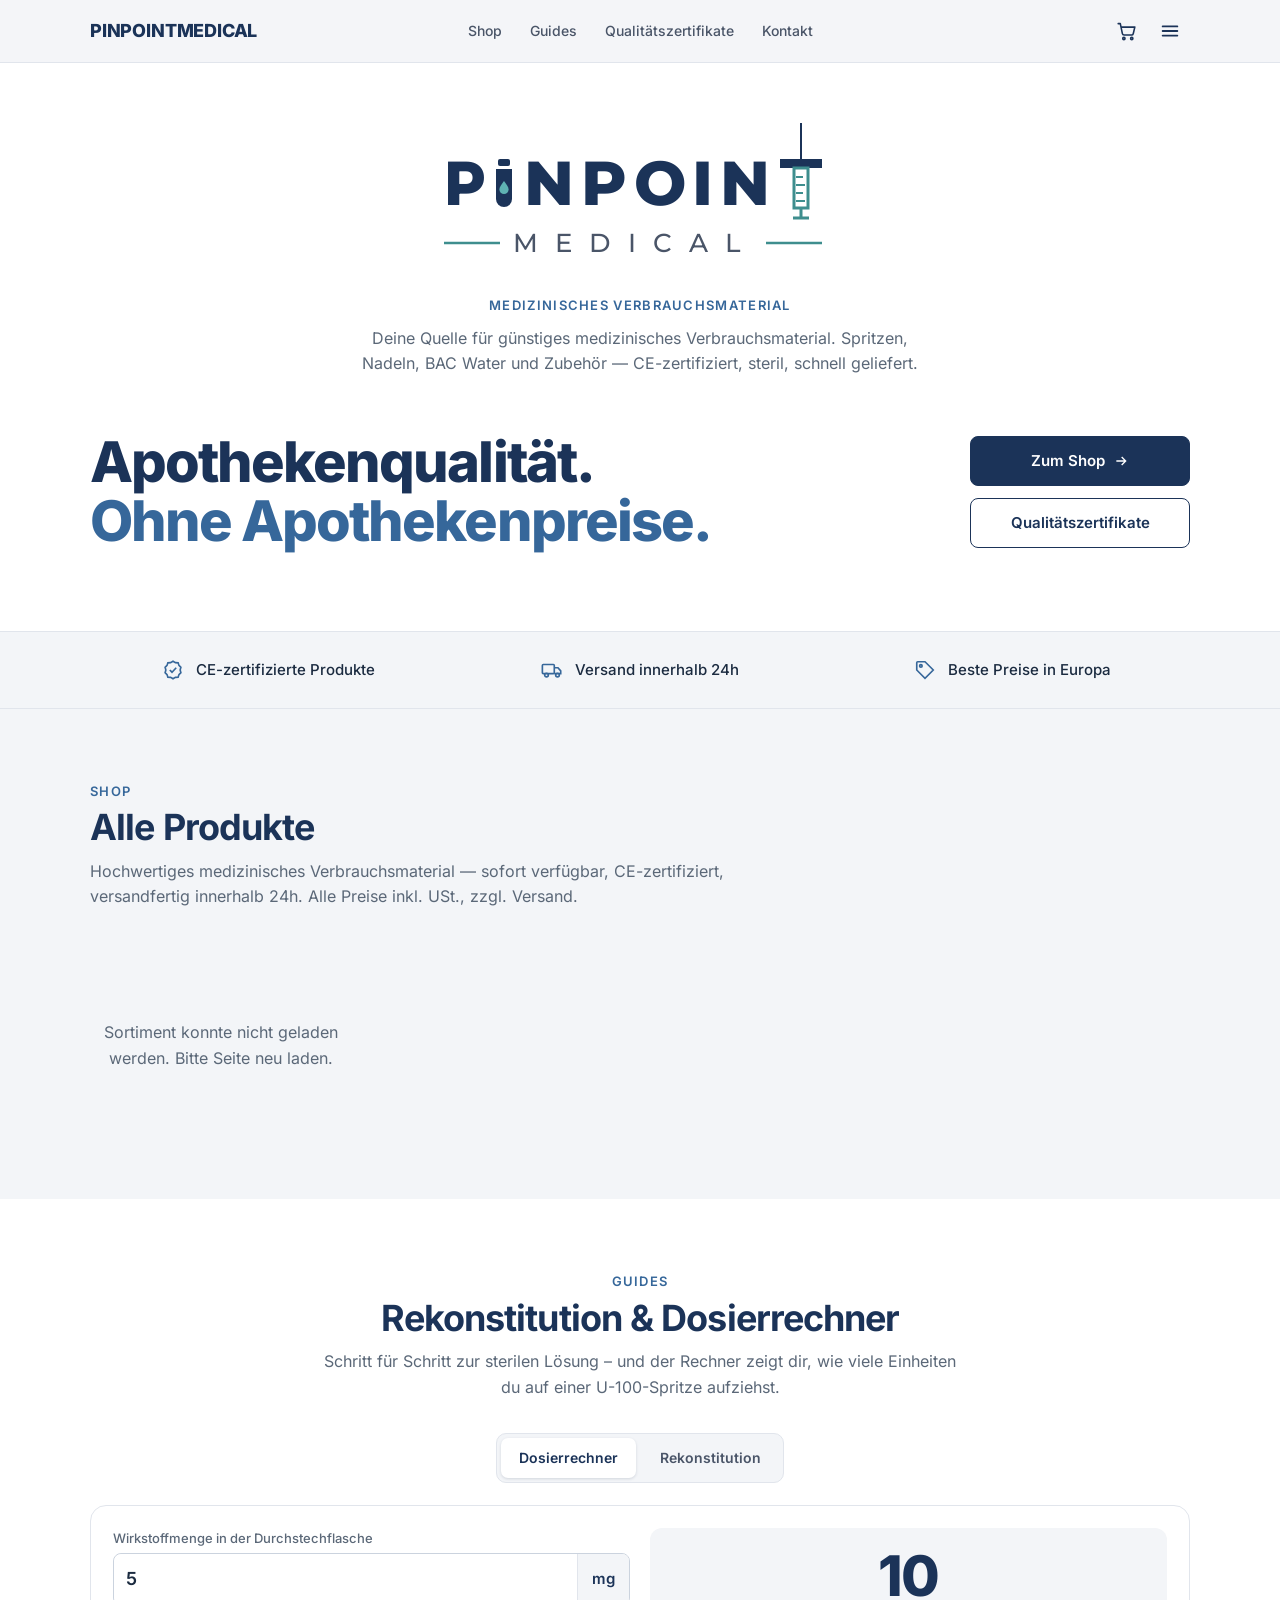
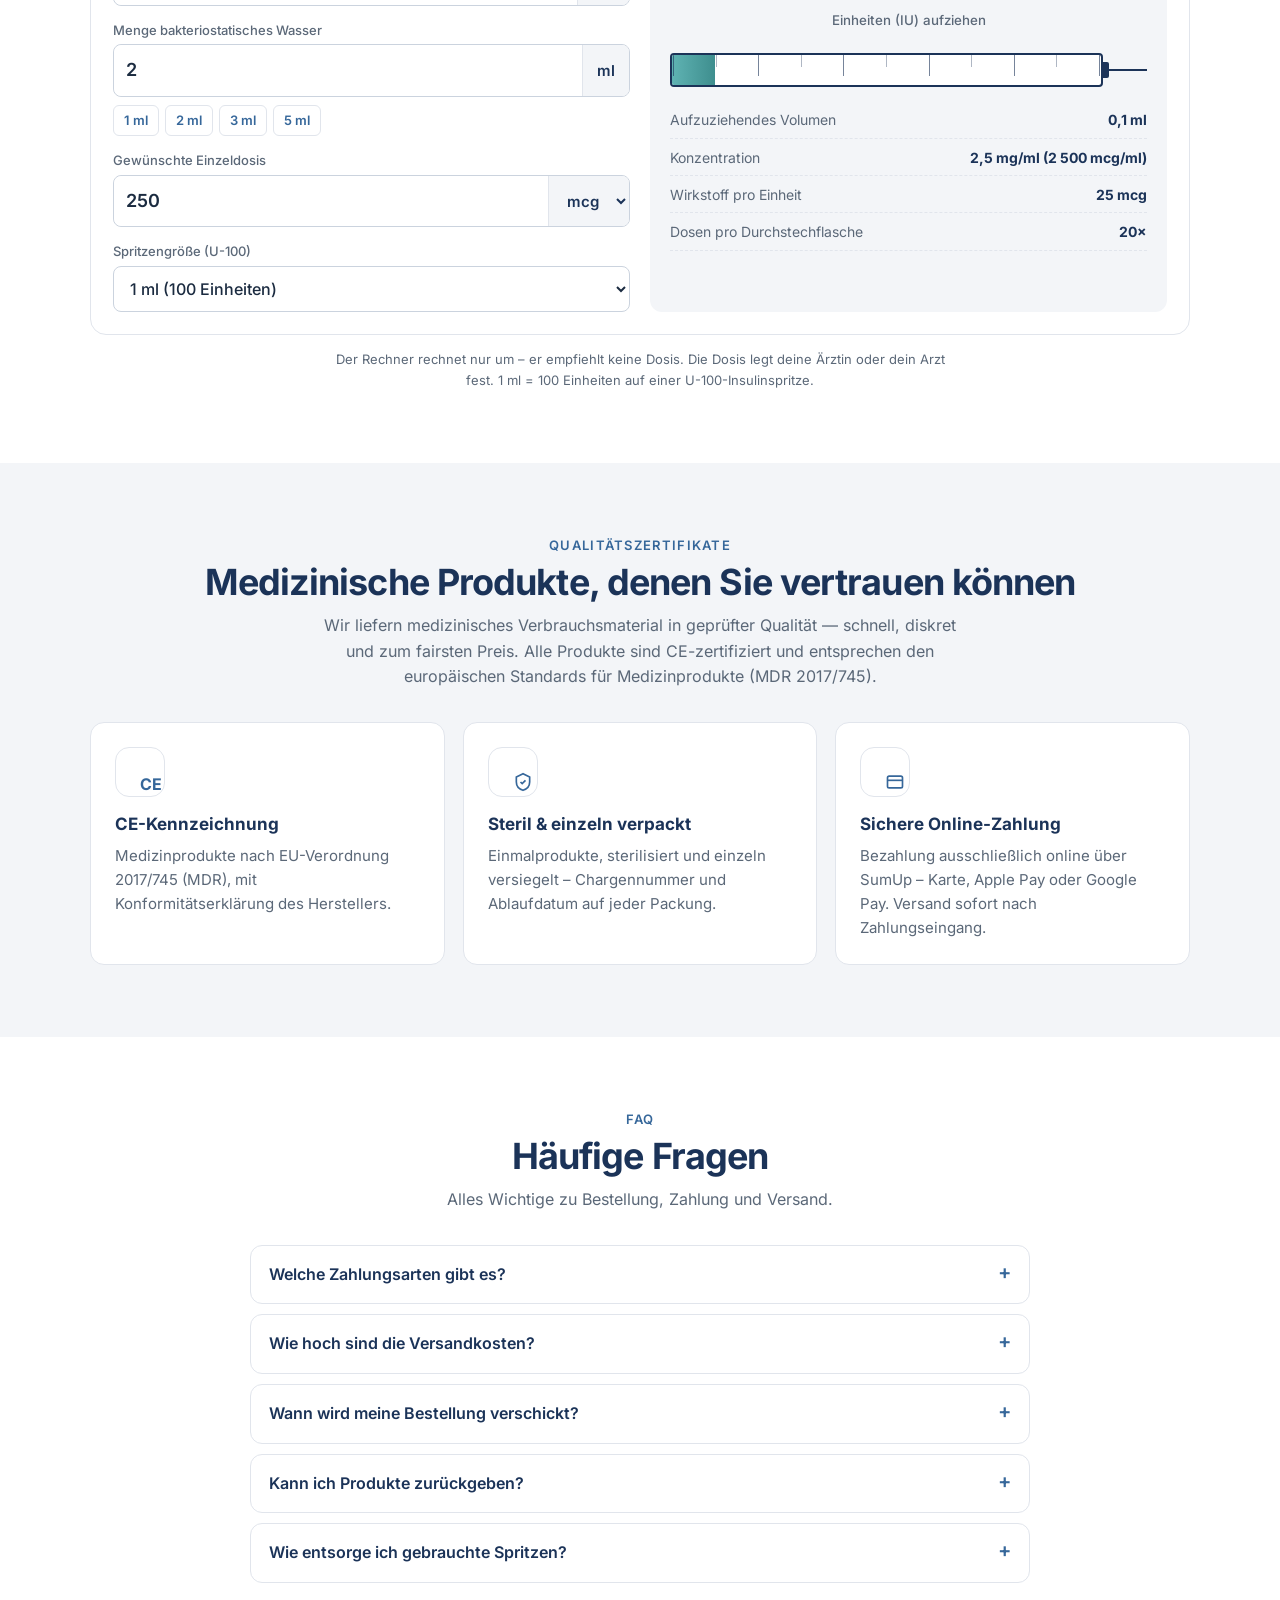
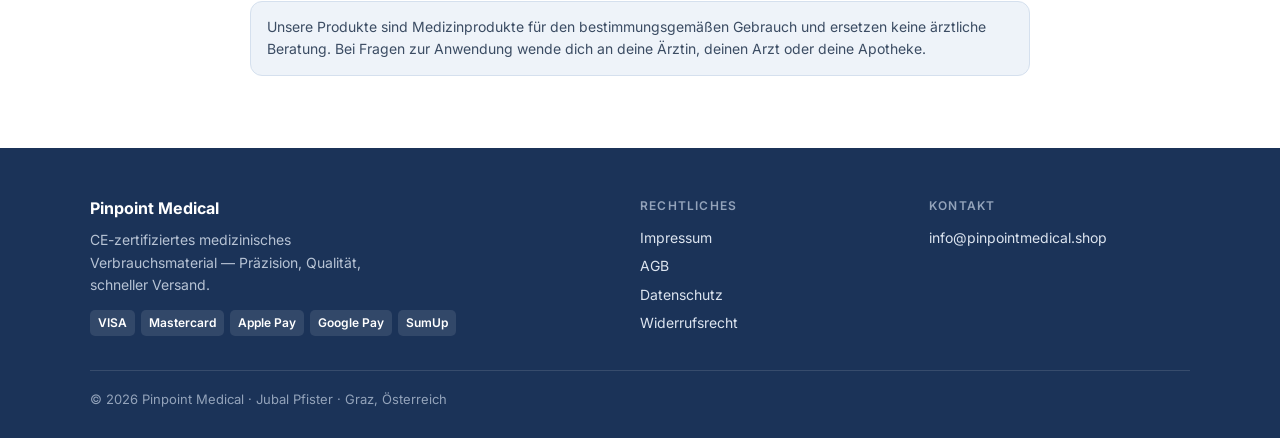
<file: index.html>
<!doctype html>
<html lang="de">
<head>
<meta charset="utf-8">
<script>/* Alten Service Worker (frühere Lovable-Seite) entfernen, damit immer die aktuelle Version lädt */
if ("serviceWorker" in navigator) navigator.serviceWorker.getRegistrations().then(rs => {
  if (!rs.length) return;
  Promise.all(rs.map(r => r.unregister()).concat(window.caches ? [caches.keys().then(k => Promise.all(k.map(n => caches.delete(n))))] : []))
    .then(() => { try{ if (!sessionStorage.getItem("pm_sw_clean")){ sessionStorage.setItem("pm_sw_clean","1"); location.reload(); } }catch{} });
}).catch(() => {});
</script>
<meta name="viewport" content="width=device-width, initial-scale=1">
<title>Pinpoint Medical — CE-zertifiziertes medizinisches Verbrauchsmaterial</title>
<meta name="description" content="Spritzen, Nadeln, BAC Water und Alkoholtupfer – CE-zertifiziert, steril, schnell geliefert. Apothekenqualität ohne Apothekenpreise.">
<meta name="theme-color" content="#1B3358">
<link rel="canonical" href="https://pinpointmedical.shop/">
<meta property="og:type" content="website">
<meta property="og:site_name" content="Pinpoint Medical">
<meta property="og:locale" content="de_AT">
<meta property="og:url" content="https://pinpointmedical.shop/">
<meta property="og:title" content="Pinpoint Medical – Apothekenqualität ohne Apothekenpreise">
<meta property="og:description" content="Spritzen, Nadeln, BAC Water und Alkoholtupfer – CE-zertifiziert, steril, schnell geliefert.">
<meta property="og:image" content="https://pinpointmedical.shop/og.png">
<meta property="og:image:width" content="1200"><meta property="og:image:height" content="630">
<meta name="twitter:card" content="summary_large_image">
<link rel="apple-touch-icon" href="/apple-touch-icon.png">
<link rel="icon" href="data:image/svg+xml,%3Csvg xmlns='http://www.w3.org/2000/svg' viewBox='0 0 32 32'%3E%3Crect width='32' height='32' rx='7' fill='%231B3358'/%3E%3Crect x='13' y='5' width='6' height='4' rx='1' fill='%23fff'/%3E%3Cpath d='M12 11h8v13a4 4 0 0 1-8 0z' fill='%23fff'/%3E%3Cpath d='M16 15c-1.6 2.2-2.4 3.4-2.4 4.4a2.4 2.4 0 0 0 4.8 0c0-1-.8-2.2-2.4-4.4z' fill='%233E8E8E'/%3E%3C/svg%3E">
<link rel="preload" href="/fonts/inter-latin-wght-normal.woff2" as="font" type="font/woff2" crossorigin>
<link rel="stylesheet" href="/fonts/fonts.css">
<style>
:root{--navy:#1B3358;--navy2:#142846;--blue:#36679A;--teal:#3E8E8E;--ink:#1B2B40;--muted:#5B6878;--line:#E1E5EC;--bg:#F3F5F8;--card:#fff;--ok:#1C7C4A;--err:#B3261E;--r:14px}
*{box-sizing:border-box}html{scroll-behavior:smooth}
body{margin:0;font-family:Inter,system-ui,sans-serif;color:var(--ink);background:#fff;font-size:16px;line-height:1.6;-webkit-font-smoothing:antialiased}
a{color:var(--blue)}button{font:inherit;cursor:pointer}
.wrap{max-width:1140px;margin:0 auto;padding:0 20px}
.eyebrow{font-size:13px;font-weight:600;letter-spacing:.1em;text-transform:uppercase;color:var(--blue)}
/* Kopfzeile */
header{position:sticky;top:0;z-index:20;background:rgba(243,245,248,.92);backdrop-filter:blur(10px);border-bottom:1px solid var(--line)}
header .wrap{display:grid;grid-template-columns:1fr auto 1fr;align-items:center;height:62px}
.brand{font-weight:800;font-size:18px;letter-spacing:-.01em;color:var(--navy);text-decoration:none}
nav{display:flex;gap:28px}nav a{color:#4A5568;text-decoration:none;font-size:14px;font-weight:500}nav a:hover{color:var(--navy)}
.hr{display:flex;justify-content:flex-end}
.cartbtn{position:relative;border:0;background:none;color:var(--navy);width:40px;height:40px;border-radius:10px;display:grid;place-items:center}
.cartbtn:hover{background:#E6EAF0}
.cartbtn .n{position:absolute;top:2px;right:0;background:var(--blue);color:#fff;border-radius:999px;min-width:18px;height:18px;font-size:11px;font-weight:700;display:grid;place-items:center;padding:0 5px}
.cartbtn .n:empty,.cartbtn .n[data-z]{display:none}
@media(max-width:720px){nav{display:none}header .wrap{grid-template-columns:1fr auto}}
.hr{gap:4px;align-items:center}
.menubtn{border:0;background:none;color:var(--navy);width:40px;height:40px;border-radius:10px;display:grid;place-items:center}.menubtn:hover{background:#E6EAF0}
.mscrim{position:fixed;inset:0;background:rgba(20,40,70,.35);opacity:0;pointer-events:none;transition:opacity .2s;z-index:30}.mscrim.on{opacity:1;pointer-events:auto}
.menu{position:fixed;top:0;right:0;width:min(320px,86%);height:100%;background:#fff;z-index:35;transform:translateX(100%);transition:transform .25s ease;display:flex;flex-direction:column;padding:16px 16px calc(20px + env(safe-area-inset-bottom))}
.menu.on{transform:none}
.menu .mh{display:flex;justify-content:space-between;align-items:center;margin-bottom:10px}.menu .mh b{color:var(--navy);font-weight:800}
.menu a{display:flex;align-items:center;gap:12px;padding:13px 10px;border-radius:10px;color:var(--ink);text-decoration:none;font-weight:600;font-size:16px}
.menu a:hover{background:var(--bg)}.menu a svg{color:var(--blue);flex:none}
.menu .hl{background:#EEF3F9;color:var(--navy)}
.menu hr{border:0;border-top:1px solid var(--line);margin:8px 0}
.menu .login{margin-top:auto;background:var(--navy);color:#fff;justify-content:center}.menu .login svg{color:#fff}.menu .login:hover{background:var(--navy2)}
/* Hero */
.hero{text-align:center;padding:56px 0 20px}
.logo{width:min(420px,86%);height:auto;display:block;margin:0 auto 26px}
.hero p.intro{max-width:560px;margin:10px auto 0;color:var(--muted);font-size:16px}
.claim{display:flex;align-items:center;justify-content:space-between;gap:40px;padding:56px 0 60px;text-align:left}
.claim h1{font-size:clamp(36px,6vw,56px);line-height:1.05;letter-spacing:-.035em;margin:0;color:var(--navy);font-weight:800}
.claim h1 span{color:var(--blue);display:block}
.btns{display:grid;gap:12px;min-width:220px}
.btn{display:inline-flex;align-items:center;justify-content:center;gap:8px;background:var(--navy);color:#fff;border:1.5px solid var(--navy);border-radius:8px;padding:12px 22px;font-weight:600;font-size:15px;text-decoration:none;transition:background .15s}
.btn:hover{background:var(--navy2)}.btn.ghost{background:#fff;color:var(--navy)}.btn.ghost:hover{background:var(--bg)}
.btn:disabled{opacity:.5;cursor:not-allowed}
@media(max-width:760px){.claim{flex-direction:column;align-items:flex-start;gap:26px}.btns{width:100%}}
/* Leiste */
.strip{background:var(--bg);border-top:1px solid var(--line);border-bottom:1px solid var(--line)}
.strip .wrap{display:grid;grid-template-columns:repeat(3,1fr);gap:16px;padding-top:26px;padding-bottom:26px}
.strip div{display:flex;align-items:center;justify-content:center;gap:12px;font-weight:500;font-size:15px}
.strip svg{color:var(--blue);flex:none}
@media(max-width:720px){.strip .wrap{grid-template-columns:1fr}.strip div{justify-content:flex-start}}
section{padding:72px 0}
section.alt{background:var(--bg)}
h2{font-size:clamp(26px,3.6vw,36px);letter-spacing:-.025em;margin:6px 0 10px;color:var(--navy);line-height:1.15}
.center{text-align:center}.center .sub{margin-left:auto;margin-right:auto}
.sub{color:var(--muted);margin:0 0 32px;max-width:640px}
/* Kategorien */
.tabs{display:flex;gap:8px;flex-wrap:wrap;margin-bottom:22px}
.tabs button{border:1px solid var(--line);background:#fff;border-radius:8px;padding:8px 16px;font-weight:500;font-size:14px;color:#4A5568}
.tabs button.on{background:var(--navy);border-color:var(--navy);color:#fff}
/* Produkte */
.grid{display:grid;grid-template-columns:repeat(auto-fill,minmax(250px,1fr));gap:18px}
.p{background:var(--card);border:1px solid var(--line);border-radius:var(--r);display:flex;flex-direction:column;overflow:hidden;transition:box-shadow .2s,transform .2s}
.p:hover{box-shadow:0 16px 36px -24px rgba(27,51,88,.45);transform:translateY(-2px)}
.p .img{height:160px;background:linear-gradient(160deg,#F7F9FB,#E9EEF4);display:grid;place-items:center;color:var(--navy);position:relative}
.p .img svg .acc{color:var(--teal)}
.p .tag{position:absolute;top:12px;left:12px;background:#fff;border:1px solid var(--line);font-size:11px;font-weight:600;letter-spacing:.06em;text-transform:uppercase;color:var(--blue);padding:3px 9px;border-radius:6px}
.p .ce{position:absolute;top:12px;right:12px;font-family:Montserrat,sans-serif;font-weight:800;font-size:13px;color:var(--navy);border:1.5px solid var(--navy);border-radius:5px;padding:0 5px;opacity:.75}
.p .body{padding:16px 18px 18px;display:flex;flex-direction:column;gap:4px;flex:1}
.p h3{margin:0;font-size:17px;letter-spacing:-.01em;color:var(--navy)}
.p .var{color:var(--blue);font-weight:600;font-size:14px}
.p .desc{color:var(--muted);font-size:14px;margin:4px 0 0;flex:1}
.p .row{display:flex;align-items:center;justify-content:space-between;margin-top:12px;gap:8px}
.p .price{font-weight:800;font-size:21px;color:var(--navy)}.p .price small{display:block;font-size:11px;font-weight:500;color:var(--muted)}
.add{background:var(--navy);color:#fff;border:0;border-radius:8px;padding:10px 14px;font-weight:600;font-size:14px}
.add:hover{background:var(--navy2)}.add:disabled{background:#AEB8C5}
.qty{display:flex;align-items:center;border:1px solid var(--line);border-radius:8px;overflow:hidden}
.qty button{border:0;background:#fff;width:34px;height:36px;font-size:18px;color:var(--navy)}
.qty span{min-width:28px;text-align:center;font-weight:700}
.stock{font-size:12px;font-weight:600;color:var(--ok);margin-top:6px}.stock.low{color:#B26A00}.stock.out{color:var(--err)}
/* Qualität */
.q{display:grid;grid-template-columns:repeat(3,1fr);gap:18px}
.q div{background:#fff;border:1px solid var(--line);border-radius:var(--r);padding:24px}
.q h3{margin:14px 0 6px;font-size:17px;color:var(--navy)}.q p{margin:0;color:var(--muted);font-size:15px}
.ic{width:44px;height:44px;border-radius:10px;background:#E8EEF5;color:var(--blue);display:grid;place-items:center;font-weight:700}
@media(max-width:860px){.q{grid-template-columns:1fr}}
details{background:#fff;border:1px solid var(--line);border-radius:12px;padding:16px 18px;margin-bottom:10px}
summary{font-weight:600;cursor:pointer;list-style:none;display:flex;justify-content:space-between;gap:12px;color:var(--navy)}
summary::after{content:"+";color:var(--blue);font-size:20px;line-height:1}details[open] summary::after{content:"–"}
details p{color:var(--muted);margin:10px 0 0}
.notice{background:#EEF3F9;border:1px solid #D5E0EE;color:#3B4C63;border-radius:12px;padding:14px 16px;font-size:14px;margin-top:18px}
/* Guides */
.gtabs{display:flex;justify-content:center;gap:6px;margin:0 auto 22px;background:var(--bg);border:1px solid var(--line);border-radius:10px;padding:4px;width:max-content;max-width:100%}
.gtabs button{border:0;background:none;border-radius:7px;padding:9px 18px;font-weight:600;font-size:14px;color:#4A5568}
.gtabs button.on{background:#fff;color:var(--navy);box-shadow:0 1px 3px rgba(20,40,70,.15)}
.calc{display:grid;grid-template-columns:1fr 1fr;gap:20px;background:#fff;border:1px solid var(--line);border-radius:16px;padding:22px}
.cin{display:grid;gap:14px;align-content:start}
.unit{display:flex;border:1px solid #CBD3DE;border-radius:8px;overflow:hidden;background:#fff}
.unit:focus-within{border-color:var(--blue);box-shadow:0 0 0 3px #E1EAF4}
.unit input{border:0;box-shadow:none!important;flex:1;min-width:0;font-weight:600;font-size:18px}
.unit span,.unit select{border:0;border-left:1px solid var(--line);background:var(--bg);padding:0 14px;display:grid;place-items:center;font-weight:600;color:var(--navy);width:auto;font-size:15px;border-radius:0}
.chips{display:flex;gap:6px;flex-wrap:wrap;margin-top:-6px}.chips button{border:1px solid var(--line);background:#fff;border-radius:6px;padding:4px 10px;font-size:13px;color:var(--blue);font-weight:600}
.cout{background:var(--bg);border-radius:12px;padding:20px;display:flex;flex-direction:column;gap:16px}
.big{display:flex;flex-direction:column;align-items:center;text-align:center}.big span{font-size:56px;font-weight:800;color:var(--navy);line-height:1;letter-spacing:-.03em}.big small{color:var(--muted);font-weight:500;margin-top:6px}
.syr{display:flex;align-items:center;height:46px}
.barrel{position:relative;flex:1;height:34px;border:2px solid var(--navy);border-radius:4px;background:#fff;overflow:hidden}
.fill{position:absolute;left:0;top:0;bottom:0;width:0;background:linear-gradient(90deg,#5FB3B3,#3E8E8E);transition:width .35s ease}
.ticks{position:absolute;inset:0;display:flex;justify-content:space-between;padding:0 1px}.ticks i{width:1px;background:rgba(27,51,88,.35);height:40%}.ticks i.l{height:70%;background:rgba(27,51,88,.6)}
.needle{width:44px;height:2px;background:var(--navy);position:relative}.needle::before{content:"";position:absolute;left:-2px;top:-7px;width:8px;height:16px;background:var(--navy);border-radius:2px}
.kv{display:grid;gap:8px}.kv div{display:flex;justify-content:space-between;gap:10px;font-size:14px;border-bottom:1px dashed var(--line);padding-bottom:6px}.kv span{color:var(--muted)}.kv b{color:var(--navy);text-align:right}
.warn{margin:0;font-size:13px;font-weight:600;color:#B26A00;min-height:1em}
.fine{font-size:13px;color:var(--muted);text-align:center;margin:14px auto 0;max-width:640px}
.steps{list-style:none;counter-reset:s;margin:0 auto;padding:0;display:grid;gap:12px;max-width:820px}
.steps li{counter-increment:s;display:grid;grid-template-columns:44px 1fr;column-gap:16px;background:#fff;border:1px solid var(--line);border-radius:12px;padding:16px 18px}
.steps li::before{content:counter(s);grid-row:span 2;width:36px;height:36px;border-radius:50%;background:var(--navy);color:#fff;font-weight:700;display:grid;place-items:center}
.steps b{color:var(--navy)}.steps span{color:var(--muted);font-size:15px}
#g-rekon .notice{max-width:820px;margin:16px auto 0}
@media(max-width:760px){.calc{grid-template-columns:1fr;padding:16px}}
/* Footer */
footer{background:var(--navy);color:#B7C3D4;padding:48px 0 28px;font-size:14px}
footer .cols{display:grid;grid-template-columns:2fr 1fr 1fr;gap:28px}
footer b{color:#fff;font-size:16px}
footer h4{margin:0 0 12px;font-size:12px;font-weight:600;letter-spacing:.1em;text-transform:uppercase;color:#93A3BA}
footer a{color:#DCE4EF;text-decoration:none;display:block;margin-bottom:6px}footer a:hover{color:#fff}
.pay{display:flex;gap:6px;flex-wrap:wrap;margin-top:14px}.pay span{background:rgba(255,255,255,.1);border-radius:5px;padding:3px 8px;font-size:12px;font-weight:600;color:#fff}
.copy{border-top:1px solid rgba(255,255,255,.12);margin-top:30px;padding-top:18px;color:#93A3BA;font-size:13px}
@media(max-width:720px){footer .cols{grid-template-columns:1fr}}
/* Warenkorb */
.scrim{position:fixed;inset:0;background:rgba(20,40,70,.4);opacity:0;pointer-events:none;transition:opacity .2s;z-index:40}
.scrim.on{opacity:1;pointer-events:auto}
.drawer{position:fixed;top:0;right:0;height:100%;width:min(440px,100%);background:#fff;z-index:50;transform:translateX(100%);transition:transform .25s ease;display:flex;flex-direction:column}
.drawer.on{transform:none}
.d-head{display:flex;justify-content:space-between;align-items:center;padding:18px 20px;border-bottom:1px solid var(--line)}
.d-head h2{font-size:20px;margin:0}
.x{border:0;background:var(--bg);width:36px;height:36px;border-radius:8px;font-size:18px;color:var(--navy)}
.d-body{flex:1;overflow:auto;padding:16px 20px 24px}
.li{display:flex;gap:12px;align-items:center;padding:12px 0;border-bottom:1px solid var(--line)}
.li .t{flex:1;font-size:14px}.li .t b{display:block;font-size:15px;color:var(--navy)}.li .t span{color:var(--muted)}
.li .sum{font-weight:700;min-width:64px;text-align:right}
.tot{margin:14px 0;font-size:15px}.tot div{display:flex;justify-content:space-between;padding:3px 0}
.tot .g{font-weight:800;font-size:18px;border-top:1px solid var(--line);margin-top:6px;padding-top:10px;color:var(--navy)}
.hint{font-size:13px;color:var(--blue);background:#EEF3F9;border-radius:8px;padding:8px 12px}
form{display:grid;gap:10px;margin-top:6px}
form h3{margin:14px 0 2px;font-size:16px;color:var(--navy)}
.two{display:grid;grid-template-columns:1fr 2fr;gap:10px}
label{font-size:13px;font-weight:500;color:var(--muted);display:grid;gap:4px}
input,select,textarea{font:inherit;font-size:16px;border:1px solid #CBD3DE;border-radius:8px;padding:11px 12px;color:var(--ink);background:#fff;width:100%}
input:focus,select:focus,textarea:focus{outline:none;border-color:var(--blue);box-shadow:0 0 0 3px #E1EAF4}
.chk{display:flex;gap:10px;align-items:flex-start;font-weight:400;color:var(--ink);font-size:14px}.chk input{width:18px;height:18px;margin-top:2px;flex:none}
.err{color:var(--err);font-size:14px;font-weight:600;min-height:1em}
.empty{text-align:center;color:var(--muted);padding:40px 0}
.done{text-align:center;padding:24px 0}.done .ok{width:64px;height:64px;border-radius:50%;background:#E3F4EA;color:var(--ok);display:grid;place-items:center;margin:0 auto 14px;font-size:30px}
.secure{display:flex;gap:8px;align-items:center;justify-content:center;font-size:13px;color:var(--muted)}
dialog{border:0;border-radius:14px;padding:24px;max-width:680px;width:calc(100% - 32px);max-height:85vh;color:var(--ink)}
dialog::backdrop{background:rgba(20,40,70,.5)}dialog h2{font-size:22px}dialog h3{font-size:16px;margin:16px 0 4px;color:var(--navy)}dialog p{color:var(--muted);margin:0 0 8px}
.toast{position:fixed;left:50%;bottom:22px;transform:translate(-50%,30px);opacity:0;background:var(--navy);color:#fff;padding:12px 18px;border-radius:10px;font-weight:600;font-size:14px;transition:.25s;z-index:60}
.toast.on{opacity:1;transform:translate(-50%,0)}
</style>
</head>
<body>
<header><div class="wrap">
  <a class="brand" href="#">PINPOINTMEDICAL</a>
  <nav><a href="#shop">Shop</a><a href="#guides">Guides</a><a href="#qualitaet">Qualitätszertifikate</a><a href="#kontakt">Kontakt</a></nav>
  <div class="hr"><button class="cartbtn" id="openCart" aria-label="Warenkorb öffnen"><svg width="21" height="21" viewBox="0 0 24 24" fill="none" stroke="currentColor" stroke-width="1.8" stroke-linecap="round" stroke-linejoin="round"><circle cx="9" cy="20" r="1.3"/><circle cx="18" cy="20" r="1.3"/><path d="M2.5 3h2.4l2.4 11.4a2 2 0 0 0 2 1.6h8.4a2 2 0 0 0 2-1.5L21.5 7H6"/></svg><span class="n" id="count"></span></button><button class="menubtn" id="openMenu" aria-label="Menü öffnen"><svg width="22" height="22" viewBox="0 0 24 24" fill="none" stroke="currentColor" stroke-width="2" stroke-linecap="round"><path d="M4 7h16M4 12h16M4 17h16"/></svg></button></div>
</div></header>

<main>
<div class="hero"><div class="wrap">
  <!-- Logo -->
  <svg class="logo" viewBox="0 0 420 150" role="img" aria-label="Pinpoint Medical">
    <g fill="#1B3358" font-family="Montserrat, Inter, sans-serif" font-weight="800" font-size="62">
      <text x="14" y="86" textLength="42" lengthAdjust="spacingAndGlyphs">P</text>
      <text x="94" y="86" textLength="246" lengthAdjust="spacing">NPOIN</text>
    </g>
    <!-- I als Ampulle -->
    <g transform="translate(64 40)">
      <rect x="4" y="0" width="12" height="7" rx="2" fill="#1B3358"/>
      <path d="M2 10h16v30a8 8 0 0 1-16 0z" fill="#1B3358"/>
      <path d="M10 22c-3 4-4.6 6.3-4.6 8.4a4.6 4.6 0 0 0 9.2 0c0-2.1-1.6-4.4-4.6-8.4z" fill="#5FB3B3"/>
    </g>
    <!-- T als Spritze -->
    <g transform="translate(350 0)">
      <path d="M21 4v36" stroke="#1B3358" stroke-width="2"/>
      <rect x="0" y="40" width="42" height="9" fill="#1B3358"/>
      <rect x="14" y="49" width="14" height="40" fill="#fff" stroke="#3E8E8E" stroke-width="3"/>
      <path d="M16 58h7M16 66h9M16 74h7M16 82h9" stroke="#3E8E8E" stroke-width="2"/>
      <path d="M21 89v10M13 99h16" stroke="#3E8E8E" stroke-width="3"/>
    </g>
    <path d="M14 124h56M336 124h56" stroke="#3E8E8E" stroke-width="2.5"/>
    <text x="203" y="133" text-anchor="middle" fill="#4A5568" font-family="Montserrat, Inter, sans-serif" font-weight="500" font-size="26" letter-spacing="13" textLength="240" lengthAdjust="spacing">MEDICAL</text>
  </svg>
  <div class="eyebrow">Medizinisches Verbrauchsmaterial</div>
  <p class="intro">Deine Quelle für günstiges medizinisches Verbrauchsmaterial. Spritzen, Nadeln, BAC Water und Zubehör — CE-zertifiziert, steril, schnell geliefert.</p>
  <div class="claim">
    <h1>Apothekenqualität.<span>Ohne Apothekenpreise.</span></h1>
    <div class="btns"><a class="btn" href="#shop">Zum Shop <svg width="16" height="16" viewBox="0 0 24 24" fill="none" stroke="currentColor" stroke-width="2"><path d="M5 12h14M13 6l6 6-6 6"/></svg></a><a class="btn ghost" href="#qualitaet">Qualitätszertifikate</a></div>
  </div>
</div></div>

<div class="strip"><div class="wrap">
  <div><svg width="22" height="22" viewBox="0 0 24 24" fill="none" stroke="currentColor" stroke-width="1.8"><path d="M12 2.5 14.6 4l3 .2.9 2.8 2.1 2.1-.8 2.9.8 2.9-2.1 2.1-.9 2.8-3 .2L12 21.5 9.4 20l-3-.2-.9-2.8-2.1-2.1.8-2.9-.8-2.9 2.1-2.1.9-2.8 3-.2z"/><path d="m8.5 12 2.4 2.4 4.6-4.8"/></svg>CE-zertifizierte Produkte</div>
  <div><svg width="22" height="22" viewBox="0 0 24 24" fill="none" stroke="currentColor" stroke-width="1.8"><rect x="1.5" y="6" width="13" height="10" rx="1"/><path d="M14.5 9.5h4l3 3.5v3h-7"/><circle cx="6" cy="17.5" r="2"/><circle cx="18" cy="17.5" r="2"/></svg>Versand innerhalb 24h</div>
  <div><svg width="22" height="22" viewBox="0 0 24 24" fill="none" stroke="currentColor" stroke-width="1.8"><path d="M3 12V4a1 1 0 0 1 1-1h8l9 9-9 9z"/><circle cx="7.5" cy="7.5" r="1.4"/></svg>Beste Preise in Europa</div>
</div></div>

<section id="shop" class="alt"><div class="wrap">
  <div class="eyebrow">Shop</div>
  <h2>Alle Produkte</h2>
  <p class="sub">Hochwertiges medizinisches Verbrauchsmaterial — sofort verfügbar, CE-zertifiziert, versandfertig innerhalb 24h. Alle Preise inkl. USt., zzgl. Versand.</p>
  <div class="tabs" id="tabs"></div>
  <div class="grid" id="grid"><p class="empty">Sortiment wird geladen …</p></div>
</div></section>

<section id="guides"><div class="wrap">
  <div class="center"><div class="eyebrow">Guides</div><h2>Rekonstitution & Dosierrechner</h2>
  <p class="sub">Schritt für Schritt zur sterilen Lösung – und der Rechner zeigt dir, wie viele Einheiten du auf einer U-100-Spritze aufziehst.</p></div>
  <div class="gtabs" role="tablist"><button type="button" class="on" data-g="rechner">Dosierrechner</button><button type="button" data-g="rekon">Rekonstitution</button></div>

  <div class="gpanel" id="g-rechner">
    <div class="calc">
      <div class="cin">
        <label>Wirkstoffmenge in der Durchstechflasche
          <div class="unit"><input id="cMg" type="number" inputmode="decimal" min="0" step="0.1" value="5"><span>mg</span></div></label>
        <label>Menge bakteriostatisches Wasser
          <div class="unit"><input id="cMl" type="number" inputmode="decimal" min="0" step="0.1" value="2"><span>ml</span></div></label>
        <div class="chips" data-for="cMl"><button type="button" data-v="1">1 ml</button><button type="button" data-v="2">2 ml</button><button type="button" data-v="3">3 ml</button><button type="button" data-v="5">5 ml</button></div>
        <label>Gewünschte Einzeldosis
          <div class="unit"><input id="cDose" type="number" inputmode="decimal" min="0" step="any" value="250"><select id="cDoseU"><option value="mcg">mcg</option><option value="mg">mg</option></select></div></label>
        <label>Spritzengröße (U-100)
          <select id="cSyr"><option value="0.3">0,3 ml (30 Einheiten)</option><option value="0.5">0,5 ml (50 Einheiten)</option><option value="1" selected>1 ml (100 Einheiten)</option></select></label>
      </div>
      <div class="cout">
        <div class="big"><span id="oUnits">–</span><small>Einheiten (IU) aufziehen</small></div>
        <div class="syr" aria-hidden="true"><div class="barrel"><div class="fill" id="oFill"></div><div class="ticks" id="oTicks"></div></div><div class="needle"></div></div>
        <div class="kv"><div><span>Aufzuziehendes Volumen</span><b id="oMl">–</b></div>
          <div><span>Konzentration</span><b id="oConc">–</b></div>
          <div><span>Wirkstoff pro Einheit</span><b id="oPerU">–</b></div>
          <div><span>Dosen pro Durchstechflasche</span><b id="oDoses">–</b></div></div>
        <p class="warn" id="oWarn"></p>
      </div>
    </div>
    <p class="fine">Der Rechner rechnet nur um – er empfiehlt keine Dosis. Die Dosis legt deine Ärztin oder dein Arzt fest. 1 ml = 100 Einheiten auf einer U-100-Insulinspritze.</p>
  </div>

  <div class="gpanel" id="g-rekon" hidden>
    <ol class="steps">
      <li><b>Vorbereiten</b><span>Hände waschen, saubere Arbeitsfläche. Bereitlegen: Durchstechflasche mit Wirkstoff, bakteriostatisches Wasser, sterile Spritze, Alkoholtupfer. Ablaufdaten prüfen.</span></li>
      <li><b>Desinfizieren</b><span>Schutzkappen abnehmen und beide Gummistopfen mit einem frischen Alkoholtupfer abwischen. 20–30 Sekunden trocknen lassen.</span></li>
      <li><b>Wasser aufziehen</b><span>Die im Rechner gewählte Menge bakteriostatisches Wasser aufziehen. Vorher gleich viel Luft in die Wasserflasche drücken, dann lässt es sich leichter aufziehen.</span></li>
      <li><b>Langsam einspritzen</b><span>Nadel schräg in die Wirkstoff-Flasche stechen und das Wasser langsam an der Glaswand entlang laufen lassen – nicht direkt auf das Pulver spritzen.</span></li>
      <li><b>Lösen lassen</b><span>Flasche sanft schwenken oder zwischen den Handflächen rollen. Nicht schütteln. Die Lösung sollte klar und frei von Partikeln sein – sonst nicht verwenden.</span></li>
      <li><b>Beschriften & lagern</b><span>Datum der Rekonstitution und Konzentration auf die Flasche schreiben. Gekühlt bei 2–8 °C, lichtgeschützt lagern und die Haltbarkeitsangabe des Herstellers beachten.</span></li>
      <li><b>Entnehmen</b><span>Vor jeder Entnahme Stopfen desinfizieren, immer eine neue sterile Spritze verwenden. Gebrauchte Spritzen in einen durchstichsicheren Behälter.</span></li>
    </ol>
    <div class="notice">Spritzen nie teilen oder wiederverwenden. Bei Rötung, Schwellung oder Fieber nach einer Injektion ärztlich abklären lassen.</div>
  </div>
</div></section>

<section id="qualitaet" class="alt"><div class="wrap">
  <div class="center"><div class="eyebrow">Qualitätszertifikate</div>
  <h2>Medizinische Produkte, denen Sie vertrauen können</h2>
  <p class="sub">Wir liefern medizinisches Verbrauchsmaterial in geprüfter Qualität — schnell, diskret und zum fairsten Preis. Alle Produkte sind CE-zertifiziert und entsprechen den europäischen Standards für Medizinprodukte (MDR 2017/745).</p></div>
  <div class="q">
    <div><div class="ic">CE</div><h3>CE-Kennzeichnung</h3><p>Medizinprodukte nach EU-Verordnung 2017/745 (MDR), mit Konformitätserklärung des Herstellers.</p></div>
    <div><div class="ic"><svg width="20" height="20" viewBox="0 0 24 24" fill="none" stroke="currentColor" stroke-width="2"><path d="M12 2 4 6v6c0 5 3.5 8.5 8 10 4.5-1.5 8-5 8-10V6z"/><path d="m9 12 2 2 4-4"/></svg></div><h3>Steril & einzeln verpackt</h3><p>Einmalprodukte, sterilisiert und einzeln versiegelt – Chargennummer und Ablaufdatum auf jeder Packung.</p></div>
    <div><div class="ic"><svg width="20" height="20" viewBox="0 0 24 24" fill="none" stroke="currentColor" stroke-width="2"><rect x="3" y="5" width="18" height="14" rx="2"/><path d="M3 10h18"/></svg></div><h3>Sichere Online-Zahlung</h3><p>Bezahlung ausschließlich online über SumUp – Karte, Apple Pay oder Google Pay. Versand sofort nach Zahlungseingang.</p></div>
  </div>
</div></section>

<section id="faq"><div class="wrap" style="max-width:820px">
  <div class="center"><div class="eyebrow">FAQ</div><h2>Häufige Fragen</h2><p class="sub">Alles Wichtige zu Bestellung, Zahlung und Versand.</p></div>
  <details><summary>Welche Zahlungsarten gibt es?</summary><p>Ausschließlich Online-Zahlung über SumUp: Kredit- und Debitkarten (Visa, Mastercard, Maestro), Apple Pay und Google Pay. Keine Überweisung, keine Nachnahme.</p></details>
  <details><summary>Wie hoch sind die Versandkosten?</summary><p>Nach Österreich <span class="versandTxt">4,90 €</span>, nach Deutschland 3 € mehr. Ab <span class="gratisAb">49 €</span> Bestellwert versenden wir gratis.</p></details>
  <details><summary>Wann wird meine Bestellung verschickt?</summary><p>Sobald die Zahlung bestätigt ist, innerhalb von 24 Stunden an Werktagen. Du bekommst eine Bestätigung per E-Mail.</p></details>
  <details><summary>Kann ich Produkte zurückgeben?</summary><p>Ungeöffnete, versiegelte Ware innerhalb von 14 Tagen. Aus Hygienegründen sind geöffnete Sterilverpackungen vom Rücktritt ausgeschlossen – Details im Widerrufsrecht.</p></details>
  <details><summary>Wie entsorge ich gebrauchte Spritzen?</summary><p>Gebrauchte Kanülen nie in den Hausmüll. In einem durchstichsicheren Behälter sammeln und in der Apotheke oder beim Altstoffsammelzentrum abgeben.</p></details>
  <div class="notice">Unsere Produkte sind Medizinprodukte für den bestimmungsgemäßen Gebrauch und ersetzen keine ärztliche Beratung. Bei Fragen zur Anwendung wende dich an deine Ärztin, deinen Arzt oder deine Apotheke.</div>
</div></section>
</main>

<footer id="kontakt"><div class="wrap">
  <div class="cols">
    <div><b>Pinpoint Medical</b><p style="margin:8px 0 0;max-width:320px">CE-zertifiziertes medizinisches Verbrauchsmaterial — Präzision, Qualität, schneller Versand.</p>
      <div class="pay"><span>VISA</span><span>Mastercard</span><span>Apple Pay</span><span>Google Pay</span><span>SumUp</span></div></div>
    <div><h4>Rechtliches</h4><a href="#" data-legal="impressum">Impressum</a><a href="#" data-legal="agb">AGB</a><a href="#" data-legal="datenschutz">Datenschutz</a><a href="#" data-legal="widerruf">Widerrufsrecht</a></div>
    <div><h4>Kontakt</h4><a id="ftMail" href="#"></a></div>
  </div>
  <div class="copy">© <span id="yr"></span> Pinpoint Medical · Jubal Pfister · Graz, Österreich</div>
</div></footer>

<div class="mscrim" id="mscrim"></div>
<aside class="menu" id="menu" aria-label="Menü" aria-hidden="true">
  <div class="mh"><b>PINPOINTMEDICAL</b><button class="x" id="closeMenu" aria-label="Menü schließen">✕</button></div>
  <a href="#shop"><svg width="20" height="20" viewBox="0 0 24 24" fill="none" stroke="currentColor" stroke-width="1.9" stroke-linecap="round" stroke-linejoin="round"><path d="M6 6h15l-1.5 9h-12z"/><circle cx="9" cy="20" r="1.3"/><circle cx="18" cy="20" r="1.3"/></svg>Shop</a>
  <a href="#guides" data-g="rechner" class="hl"><svg width="20" height="20" viewBox="0 0 24 24" fill="none" stroke="currentColor" stroke-width="1.9" stroke-linecap="round" stroke-linejoin="round"><rect x="4" y="2" width="16" height="20" rx="2"/><path d="M8 6h8M8 11h2M12 11h2M16 11h0M8 15h2M12 15h2M8 19h2M12 19h2M16 15v4"/></svg>Dosierrechner</a>
  <a href="#guides" data-g="rekon"><svg width="20" height="20" viewBox="0 0 24 24" fill="none" stroke="currentColor" stroke-width="1.9" stroke-linecap="round" stroke-linejoin="round"><path d="m18 2 4 4M20 4l-3 3M17 7 7 17l-3 1 1-3L15 5z"/><path d="m4 20-2 2"/></svg>Rekonstitution – Anleitung</a>
  <a href="#qualitaet"><svg width="20" height="20" viewBox="0 0 24 24" fill="none" stroke="currentColor" stroke-width="1.9" stroke-linecap="round" stroke-linejoin="round"><path d="M12 2 4 6v6c0 5 3.5 8.5 8 10 4.5-1.5 8-5 8-10V6z"/><path d="m9 12 2 2 4-4"/></svg>Qualitätszertifikate</a>
  <a href="#faq"><svg width="20" height="20" viewBox="0 0 24 24" fill="none" stroke="currentColor" stroke-width="1.9" stroke-linecap="round" stroke-linejoin="round"><circle cx="12" cy="12" r="10"/><path d="M9.1 9a3 3 0 0 1 5.8 1c0 2-3 3-3 3M12 17h0"/></svg>Häufige Fragen</a>
  <a href="#kontakt"><svg width="20" height="20" viewBox="0 0 24 24" fill="none" stroke="currentColor" stroke-width="1.9" stroke-linecap="round" stroke-linejoin="round"><rect x="2" y="4" width="20" height="16" rx="2"/><path d="m2 7 10 6 10-6"/></svg>Kontakt</a>
  <a href="/admin" class="login"><svg width="20" height="20" viewBox="0 0 24 24" fill="none" stroke="currentColor" stroke-width="1.9" stroke-linecap="round" stroke-linejoin="round"><path d="M20 21v-2a4 4 0 0 0-4-4H8a4 4 0 0 0-4 4v2"/><circle cx="12" cy="7" r="4"/></svg>Anmelden</a>
</aside>
<div class="scrim" id="scrim"></div>
<aside class="drawer" id="drawer" aria-label="Warenkorb" aria-hidden="true">
  <div class="d-head"><h2 id="dTitle">Warenkorb</h2><button class="x" id="closeCart" aria-label="Schließen">✕</button></div>
  <div class="d-body" id="dBody"></div>
</aside>
<dialog id="legalDlg"><div id="legalBody"></div><button class="btn" id="legalClose" style="margin-top:12px">Schließen</button></dialog>
<div class="toast" id="toast"></div>

<script>
/* ============ EINSTELLUNGEN – hier anpassen ============ */
const CONFIG = {
  email: "info@pinpointmedical.shop",
  supabaseUrl: "https://smjspmfvdjvyohpoqxgl.supabase.co",
  supabaseKey: "eyJhbGciOiJIUzI1NiIsInR5cCI6IkpXVCJ9.eyJpc3MiOiJzdXBhYmFzZSIsInJlZiI6InNtanNwbWZ2ZGp2eW9ocG9xeGdsIiwicm9sZSI6ImFub24iLCJpYXQiOjE3OTM0NDI0NjcsImV4cCI6MjEwOTAxODQ2N30.qigoZ7S6dn5lZDXcOxsTQDolnVPsaod2UH-9Ns1M5ak",
  impressum: {
    name: "Jubal Pfister",
    address: "Millöckergasse 39, 8010 Graz, Österreich",
    email: "info@pinpointmedical.shop",
    gegenstand: "Einzelhandel mit medizinischen Verbrauchsmaterialien (Einwegspritzen, Nadeln, Zubehör)",
    gewerbe: "Handelsgewerbe, Gewerbebehörde: Magistrat Graz",
    uid: "",  // UID-Nummer eintragen, sobald vorhanden – leer = Zeile wird nicht angezeigt
    kammer: "Wirtschaftskammer Steiermark"
  }
};
/* ======================================================= */
const H = { apikey: CONFIG.supabaseKey, Authorization: `Bearer ${CONFIG.supabaseKey}` };
const $ = id => document.getElementById(id);
const eur = n => Number(n).toLocaleString("de-AT", { style:"currency", currency:"EUR" });
const esc = s => String(s ?? "").replace(/[&<>"']/g, c => ({ "&":"&amp;","<":"&lt;",">":"&gt;",'"':"&quot;","'":"&#39;" }[c]));
const store = { get(k){ try{ return JSON.parse(localStorage.getItem(k)); }catch{ return null; } }, set(k,v){ try{ localStorage.setItem(k, JSON.stringify(v)); }catch{} }, del(k){ try{ localStorage.removeItem(k); }catch{} } };
const toast = t => { const el = $("toast"); el.textContent = t; el.classList.add("on"); clearTimeout(toast.t); toast.t = setTimeout(() => el.classList.remove("on"), 1800); };

let PRODUKTE = [], EINST = { versand: 4.90, gratis_ab: 49, shop_offen: true }, KAT = "Alle";
let CART = store.get("pm_cart") || {};
let VIEW = "cart";                               // cart | checkout | paying | done
let ORDER = store.get("pm_order") || null;
const save = () => store.set("pm_cart", CART);

const ICONS = {
  "Lösungen": `<svg width="70" height="70" viewBox="0 0 64 64" fill="none" stroke="currentColor" stroke-width="2.4" stroke-linejoin="round"><rect x="24" y="6" width="16" height="8" rx="2" fill="currentColor"/><path d="M26 14v5c-6 2-8 6-8 12v21a6 6 0 0 0 6 6h16a6 6 0 0 0 6-6V31c0-6-2-10-8-12v-5"/><rect x="22" y="36" width="20" height="13" rx="2" class="acc" stroke="currentColor"/><path class="acc" d="M32 39.5c-2 2.6-3 4-3 5.2a3 3 0 0 0 6 0c0-1.2-1-2.6-3-5.2z" fill="currentColor" stroke="none"/></svg>`,
  "Spritzen": `<svg width="76" height="76" viewBox="0 0 64 64" fill="none" stroke="currentColor" stroke-width="2.4" stroke-linecap="round"><path d="m44 8 12 12M50 14l-6 6"/><path d="M47 17 19 45l-7 1 1-7 28-28z"/><path d="m13 51-7 7" class="acc"/><path d="m27 31 3 3M33 25l3 3M21 37l3 3" class="acc"/></svg>`,
  "Pens": `<svg width="80" height="80" viewBox="0 0 64 64" fill="none" stroke="currentColor" stroke-width="2.4" stroke-linejoin="round" stroke-linecap="round"><path d="M44 12 52 20 26 46 18 38z"/><path d="M38 18l8 8" opacity=".35"/><rect class="acc" x="27" y="31" width="8" height="5" rx="1" transform="rotate(-45 31 33.5)" fill="currentColor" stroke="none"/><path d="M18 38l-3 3 8 8 3-3M15 41l-5 5 8 8 5-5" /><path class="acc" d="m10 54-4 4"/><path d="M48 8l8 8"/></svg>`,
  "Desinfektion": `<svg width="70" height="70" viewBox="0 0 64 64" fill="none" stroke="currentColor" stroke-width="2.4" stroke-linejoin="round"><rect x="10" y="16" width="44" height="32" rx="4"/><path d="M10 16l6 6M54 16l-6 6M10 48l6-6M54 48l-6-6" opacity=".35"/><path class="acc" d="M32 26v12M26 32h12"/></svg>`
};
const icon = k => ICONS[k] || ICONS["Desinfektion"];

async function laden(){
  try{
    const [p, e] = await Promise.all([
      fetch(`${CONFIG.supabaseUrl}/rest/v1/pm_produkte?select=*&order=sort.asc`, { headers:H, cache:"no-store" }).then(r => r.json()),
      fetch(`${CONFIG.supabaseUrl}/rest/v1/pm_einstellungen?select=*&id=eq.1`, { headers:H, cache:"no-store" }).then(r => r.json())
    ]);
    if (Array.isArray(p)) PRODUKTE = p;
    if (Array.isArray(e) && e[0]) EINST = e[0];
    for (const id in CART) if (!PRODUKTE.find(x => x.id === id)) delete CART[id];
    save(); renderShop(); render();
  }catch{ $("grid").innerHTML = `<p class="empty">Sortiment konnte nicht geladen werden. Bitte Seite neu laden.</p>`; }
}
function bestand(p){ return p.bestand == null ? Infinity : p.bestand; }

function renderShop(){
  document.querySelectorAll(".versandTxt").forEach(el => el.textContent = eur(EINST.versand));
  document.querySelectorAll(".gratisAb").forEach(el => el.textContent = eur(EINST.gratis_ab).replace(",00",""));
  const kats = ["Alle", ...new Set(PRODUKTE.map(p => p.kategorie))];
  $("tabs").innerHTML = kats.map(k => `<button type="button" data-k="${esc(k)}" class="${k === KAT ? "on" : ""}">${esc(k)}</button>`).join("");
  const liste = PRODUKTE.filter(p => KAT === "Alle" || p.kategorie === KAT);
  $("grid").innerHTML = liste.map(p => {
    const b = bestand(p), q = CART[p.id] || 0;
    const st = b === Infinity ? `<span class="stock">● Auf Lager</span>` : b <= 0 ? `<span class="stock out">● Ausverkauft</span>` : b < 10 ? `<span class="stock low">● Nur noch ${b} Stück</span>` : `<span class="stock">● Auf Lager</span>`;
    const ctrl = !EINST.shop_offen ? `<button class="add" disabled>Pausiert</button>`
      : b <= 0 ? `<button class="add" disabled>Ausverkauft</button>`
      : q ? `<div class="qty"><button data-dec="${p.id}" aria-label="Weniger">−</button><span>${q}</span><button data-inc="${p.id}" aria-label="Mehr">+</button></div>`
      : `<button class="add" data-inc="${p.id}">In den Warenkorb</button>`;
    return `<article class="p"><div class="img"><span class="tag">${esc(p.kategorie)}</span><span class="ce">CE</span>${icon(p.kategorie)}</div>
      <div class="body"><h3>${esc(p.name)}</h3><div class="var">${esc(p.variante || "")}</div><p class="desc">${esc(p.beschreibung || "")}</p>${st}
      <div class="row"><div class="price">${eur(p.preis)}<small>inkl. USt.</small></div>${ctrl}</div></div></article>`;
  }).join("") || `<p class="empty">Keine Produkte in dieser Kategorie.</p>`;
}
$("tabs").onclick = e => { const k = e.target.dataset.k; if (k){ KAT = k; renderShop(); } };

function aendern(id, d){
  const p = PRODUKTE.find(x => x.id === id); if (!p) return;
  const n = Math.max(0, Math.min((CART[id] || 0) + d, bestand(p), 50));
  if (d > 0 && n === (CART[id] || 0)) { toast("Mehr ist gerade nicht lagernd."); return; }
  if (n) CART[id] = n; else delete CART[id];
  if (d > 0 && n === 1) toast("Zum Warenkorb hinzugefügt");
  save(); renderShop(); render();
}
document.addEventListener("click", e => {
  const inc = e.target.closest("[data-inc]"), dec = e.target.closest("[data-dec]");
  if (inc) aendern(inc.dataset.inc, 1); if (dec) aendern(dec.dataset.dec, -1);
});

function summen(){
  const pos = Object.entries(CART).map(([id, m]) => ({ p: PRODUKTE.find(x => x.id === id), m })).filter(x => x.p);
  const zw = pos.reduce((s, x) => s + x.p.preis * x.m, 0);
  return { pos, zw, n: pos.reduce((s, x) => s + x.m, 0) };
}
function versand(zw, land){ return (zw >= EINST.gratis_ab ? 0 : Number(EINST.versand)) + (land === "DE" ? 3 : 0); }

function render(){
  const { pos, zw, n } = summen();
  $("count").textContent = n || "";
  const B = $("dBody");
  if (VIEW === "done" && ORDER){
    $("dTitle").textContent = "Danke!";
    B.innerHTML = `<div class="done"><div class="ok">✓</div><h2 style="font-size:22px">Zahlung erhalten</h2>
      <p class="sub" style="margin:6px auto 18px">Bestellung <b>#${esc(ORDER.code)}</b> über ${eur(ORDER.gesamt)} ist bezahlt. Wir verschicken sie innerhalb von 24 Stunden und melden uns per E-Mail.</p>
      <button class="btn" id="weiter">Weiter einkaufen</button></div>`; return;
  }
  if (VIEW === "paying" && ORDER){
    $("dTitle").textContent = "Zahlung";
    B.innerHTML = `<div class="done"><div class="ok" style="background:#EEF3F9;color:var(--blue)">€</div><h2 style="font-size:20px">Bestellung #${esc(ORDER.code)}</h2>
      <p class="sub" style="margin:6px auto 18px">Offen: <b>${eur(ORDER.gesamt)}</b>. Die Bestellung wird erst nach erfolgreicher Online-Zahlung bearbeitet.</p>
      <div style="display:grid;gap:8px"><button class="btn" id="payNow">Jetzt bezahlen</button><button class="btn ghost" id="payCheck">Ich habe bezahlt – Status prüfen</button></div>
      <p class="err" id="payMsg" style="margin-top:12px"></p><button type="button" id="payCancel" style="border:0;background:none;color:var(--muted);text-decoration:underline;margin-top:6px">Abbrechen und neu bestellen</button></div>`; return;
  }
  $("dTitle").textContent = VIEW === "checkout" ? "Kasse" : "Warenkorb";
  if (!pos.length){ B.innerHTML = `<div class="empty">Dein Warenkorb ist leer.<br><br><button class="btn" id="zumShop">Zum Shop</button></div>`; return; }
  const land = ($("fLand") && $("fLand").value) || (store.get("pm_kunde") || {}).land || "AT";
  const vs = versand(zw, land);
  const items = pos.map(({ p, m }) => `<div class="li"><div class="t"><b>${esc(p.name)}</b><span>${esc(p.variante || "")} · ${eur(p.preis)}</span></div>
    <div class="qty"><button data-dec="${p.id}">−</button><span>${m}</span><button data-inc="${p.id}">+</button></div><div class="sum">${eur(p.preis * m)}</div></div>`).join("");
  const tot = `<div class="tot"><div><span>Zwischensumme</span><span>${eur(zw)}</span></div><div><span>Versand${land === "DE" ? " (Deutschland)" : ""}</span><span>${vs ? eur(vs) : "gratis"}</span></div>
    <div class="g"><span>Gesamt</span><span>${eur(zw + vs)}</span></div><div style="font-size:12px;color:var(--muted)">inkl. USt.</div></div>
    ${zw < EINST.gratis_ab ? `<div class="hint">Noch ${eur(EINST.gratis_ab - zw)} bis zum Gratisversand.</div>` : ""}`;
  if (VIEW === "cart"){ B.innerHTML = items + tot + `<button class="btn" id="toCheckout" style="width:100%;margin-top:14px">Zur Kasse</button>`; return; }
  const k = store.get("pm_kunde") || {};
  B.innerHTML = `${tot}<form id="orderForm" novalidate>
    <h3>Kontakt</h3>
    <label>Vor- und Nachname<input id="fName" autocomplete="name" value="${esc(k.name)}" required></label>
    <label>E-Mail<input id="fMail" type="email" autocomplete="email" value="${esc(k.email)}" required></label>
    <label>Telefon (optional)<input id="fTel" type="tel" autocomplete="tel" value="${esc(k.tel)}"></label>
    <h3>Lieferadresse</h3>
    <label>Straße und Hausnummer<input id="fStr" autocomplete="street-address" value="${esc(k.strasse)}" required></label>
    <div class="two"><label>PLZ<input id="fPlz" inputmode="numeric" autocomplete="postal-code" value="${esc(k.plz)}" required></label><label>Ort<input id="fOrt" autocomplete="address-level2" value="${esc(k.ort)}" required></label></div>
    <label>Land<select id="fLand"><option value="AT"${land === "AT" ? " selected" : ""}>Österreich</option><option value="DE"${land === "DE" ? " selected" : ""}>Deutschland</option></select></label>
    <label>Anmerkung (optional)<textarea id="fNotiz" rows="2" maxlength="500"></textarea></label>
    <label class="chk"><input type="checkbox" id="fAgb"><span>Ich akzeptiere die <a href="#" data-legal="agb">AGB</a> und habe das <a href="#" data-legal="widerruf">Widerrufsrecht</a> und die <a href="#" data-legal="datenschutz">Datenschutzerklärung</a> gelesen.</span></label>
    <label class="chk"><input type="checkbox" id="fMerk" ${k.name ? "checked" : ""}><span>Meine Daten auf diesem Gerät merken</span></label>
    <p class="err" id="err"></p>
    <button class="btn" id="send" type="submit">Zahlungspflichtig bestellen · ${eur(zw + vs)}</button>
    <div class="secure"><svg width="14" height="14" viewBox="0 0 24 24" fill="none" stroke="currentColor" stroke-width="2"><rect x="5" y="11" width="14" height="10" rx="2"/><path d="M8 11V7a4 4 0 0 1 8 0v4"/></svg>Weiter zur sicheren Zahlung über SumUp</div>
    <button type="button" id="back" style="border:0;background:none;color:var(--muted);text-decoration:underline">← Zurück zum Warenkorb</button>
  </form>`;
}

$("dBody").addEventListener("click", e => {
  const id = e.target.id;
  if (id === "toCheckout"){ VIEW = "checkout"; render(); }
  if (id === "back"){ VIEW = "cart"; render(); }
  if (id === "zumShop" || id === "weiter"){ if (id === "weiter"){ VIEW = "cart"; ORDER = null; store.del("pm_order"); render(); } closeCart(); location.hash = "#shop"; }
  if (id === "payNow") zahlungStarten();
  if (id === "payCheck") zahlungPruefen(ORDER.id);
  if (id === "payCancel"){ ORDER = null; store.del("pm_order"); VIEW = "cart"; render(); }
});
$("dBody").addEventListener("change", e => { if (e.target.id === "fLand"){ const k = formDaten(); render(); fuellen(k); } });
function formDaten(){ const v = id => ($(id) ? $(id).value.trim() : ""); return { name:v("fName"), email:v("fMail"), tel:v("fTel"), strasse:v("fStr"), plz:v("fPlz"), ort:v("fOrt"), land:v("fLand") || "AT", notiz:v("fNotiz") }; }
function fuellen(k){ const m = { fName:"name", fMail:"email", fTel:"tel", fStr:"strasse", fPlz:"plz", fOrt:"ort", fNotiz:"notiz" }; for (const f in m) if ($(f) && k[m[f]] != null) $(f).value = k[m[f]]; }

$("dBody").addEventListener("submit", async e => {
  e.preventDefault();
  const k = formDaten(), err = $("err");
  if (!k.name || !/^[^@\s]+@[^@\s]+\.[^@\s]+$/.test(k.email) || !k.strasse || !/^\d{4,5}$/.test(k.plz) || !k.ort){ err.textContent = "Bitte Name, gültige E-Mail und vollständige Lieferadresse angeben."; return; }
  if (!$("fAgb").checked){ err.textContent = "Bitte die AGB akzeptieren."; return; }
  if ($("fMerk").checked) store.set("pm_kunde", { ...k, notiz: undefined }); else store.del("pm_kunde");
  const btn = $("send"), label = btn.textContent; btn.disabled = true; btn.textContent = "Bestellung wird angelegt …"; err.textContent = "";
  try{
    const r = await fetch(`${CONFIG.supabaseUrl}/rest/v1/rpc/pm_bestellung_anlegen`, { method:"POST", headers:{ ...H, "Content-Type":"application/json" },
      body: JSON.stringify({ p_kunde: k, p_positionen: Object.entries(CART).map(([id, menge]) => ({ id, menge })) }) });
    const j = await r.json();
    if (!r.ok) throw new Error(j.message || "Bestellung fehlgeschlagen.");
    ORDER = { id: j.id, code: j.code, gesamt: Number(j.gesamt), t: Date.now() }; store.set("pm_order", ORDER);
    VIEW = "paying"; render(); zahlungStarten();
  }catch(x){ err.textContent = x.message; btn.disabled = false; btn.textContent = label; }
});

/* Online-Zahlung (SumUp) */
async function zahlung(body){
  const r = await fetch(`${CONFIG.supabaseUrl}/functions/v1/pm-zahlung`, { method:"POST", headers:{ ...H, "Content-Type":"application/json" }, body: JSON.stringify(body) });
  const j = await r.json().catch(() => ({})); if (!r.ok) throw new Error(j.error || "Zahlung nicht möglich."); return j;
}
const payMsg = t => { const el = $("payMsg"); if (el) el.textContent = t; };
async function zahlungStarten(){
  payMsg("Bezahlseite wird geöffnet …");
  try{ const j = await zahlung({ aktion:"start", id: ORDER.id, zurueck: location.origin + location.pathname });
    if (j.bezahlt) return bezahltFertig(); location.href = j.url; }
  catch(e){ payMsg(e.message + " Bitte nochmal versuchen."); }
}
async function zahlungPruefen(id, still){
  try{ const j = await zahlung({ aktion:"check", id });
    if (!ORDER || ORDER.id !== id) ORDER = { id, code: j.code, gesamt: Number(j.gesamt) };
    if (j.bezahlt) return bezahltFertig(), true;
    VIEW = "paying"; render(); if (!still) payMsg("Die Zahlung ist noch nicht angekommen. Warte kurz und prüf nochmal."); return false;
  }catch{ payMsg("Status konnte nicht geprüft werden. Bitte gleich nochmal versuchen."); return false; }
}
function bezahltFertig(){ CART = {}; save(); VIEW = "done"; store.del("pm_order"); renderShop(); render(); openCart(); }

function openCart(){ $("drawer").classList.add("on"); $("scrim").classList.add("on"); $("drawer").setAttribute("aria-hidden","false"); }
function closeCart(){ $("drawer").classList.remove("on"); $("scrim").classList.remove("on"); $("drawer").setAttribute("aria-hidden","true"); if (VIEW === "done"){ VIEW = "cart"; ORDER = null; render(); } }
$("openCart").onclick = () => { if (VIEW === "checkout" && !Object.keys(CART).length) VIEW = "cart"; render(); openCart(); };
$("closeCart").onclick = closeCart; $("scrim").onclick = closeCart;
document.addEventListener("keydown", e => { if (e.key === "Escape") closeCart(); });

/* Rückkehr von der SumUp-Bezahlseite */
(function(){
  const id = new URLSearchParams(location.search).get("bezahlt");
  if (id){ history.replaceState(null, "", location.pathname + location.hash);
    zahlungPruefen(id, true).then(ok => { openCart(); if (!ok) setTimeout(() => zahlungPruefen(id), 4000); }); }
  else if (ORDER && Date.now() - (ORDER.t || 0) < 60*60e3){ VIEW = "paying"; }
  else { ORDER = null; store.del("pm_order"); }
})();

/* Rechtstexte – vor dem Livegang rechtlich prüfen lassen */
const I = CONFIG.impressum;
const LEGAL = {
  impressum: `<h2>Impressum</h2><p>Angaben gemäß § 5 E-Commerce-Gesetz (ECG) und § 25 Mediengesetz</p>
    <h3>Betreiber des Webshops</h3><p>${I.name}<br>${I.address}</p>
    <h3>Kontakt</h3><p>E-Mail: ${I.email}<br>Website: www.pinpointmedical.shop</p>
    <h3>Unternehmensgegenstand</h3><p>${I.gegenstand}</p>
    <h3>Gewerbe</h3><p>${I.gewerbe}<br>${I.uid ? `UID: ${I.uid}<br>` : ""}Mitglied der ${I.kammer}<br>Anwendbare Rechtsvorschriften: Gewerbeordnung (GewO 1994), abrufbar unter ris.bka.gv.at</p>
    <h3>Haftungsausschluss</h3><p>Die Inhalte dieser Website wurden mit größtmöglicher Sorgfalt erstellt. Für Richtigkeit, Vollständigkeit und Aktualität übernimmt der Betreiber keine Gewähr. Die angebotenen Medizinprodukte dienen ausschließlich dem bestimmungsgemäßen Gebrauch.</p>`,
  agb: `<h2>AGB</h2>
    <h3>Geltungsbereich</h3><p>Diese Bedingungen gelten für alle Bestellungen bei Pinpoint Medical (${I.name}) über pinpointmedical.shop.</p>
    <h3>Vertragsabschluss</h3><p>Mit „Zahlungspflichtig bestellen“ gibst du ein verbindliches Angebot ab. Der Vertrag kommt mit erfolgreicher Online-Zahlung und unserer Bestätigung per E-Mail zustande. Nicht innerhalb von 60 Minuten bezahlte Bestellungen verfallen.</p>
    <h3>Preise und Zahlung</h3><p>Alle Preise in Euro inkl. USt. zzgl. Versandkosten. Die Zahlung erfolgt ausschließlich online über den Zahlungsdienstleister SumUp (Karte, Apple Pay, Google Pay).</p>
    <h3>Versand</h3><p>Versand nach Österreich und Deutschland innerhalb von 24 Stunden an Werktagen nach Zahlungseingang. Versandkosten laut Warenkorb.</p>
    <h3>Gewährleistung</h3><p>Es gelten die gesetzlichen Gewährleistungsbestimmungen.</p>
    <h3>Hinweis</h3><p>Die Produkte sind gemäß Gebrauchsinformation zu verwenden und ersetzen keine ärztliche Beratung.</p>`,
  widerruf: `<h2>Widerrufsrecht</h2>
    <p>Verbraucher können binnen 14 Tagen ab Erhalt der Ware ohne Angabe von Gründen vom Vertrag zurücktreten (§ 11 FAGG). Eine formlose Erklärung an ${I.email} genügt. Die Kosten der Rücksendung trägst du.</p>
    <h3>Ausnahme</h3><p>Kein Rücktrittsrecht besteht bei versiegelten Waren, die aus Gründen des Gesundheitsschutzes oder der Hygiene nicht zur Rückgabe geeignet sind, wenn ihre Versiegelung nach der Lieferung entfernt wurde (§ 18 Abs. 1 Z 5 FAGG). Das betrifft geöffnete Sterilverpackungen.</p>
    <h3>Erstattung</h3><p>Wir erstatten den Kaufpreis binnen 14 Tagen nach Eingang der Ware über dasselbe Zahlungsmittel.</p>`,
  datenschutz: `<h2>Datenschutzerklärung</h2>
    <p>Bestellung: Wir verarbeiten Name, E-Mail, optional Telefonnummer, Lieferadresse und bestellte Produkte zur Abwicklung und zum Versand (Art. 6 Abs. 1 lit. b DSGVO).</p>
    <p>Speicherung: Bestellungen liegen in unserer Datenbank (Auftragsverarbeiter: Supabase Inc.). Belegdaten bewahren wir 7 Jahre auf (§ 132 BAO).</p>
    <p>E-Mails: Bestellbestätigung und Versandinfo versenden wir über Resend Inc. (Auftragsverarbeiter). Dafür werden deine E-Mail-Adresse, dein Name und die Bestelldaten übermittelt.</p>
    <p>Hosting: Die Website wird über Cloudflare Inc. ausgeliefert; dabei wird technisch bedingt deine IP-Adresse verarbeitet (Art. 6 Abs. 1 lit. f DSGVO). Schriften liegen auf unserem eigenen Server, es besteht keine Verbindung zu Google.</p>
    <p>Zahlung: Die Zahlung wickelt SumUp Limited ab. Deine Kartendaten gibst du direkt bei SumUp ein; wir sehen sie nicht.</p>
    <p>Versand: Name und Adresse geben wir an das Versandunternehmen weiter.</p>
    <p>Lokal gespeichert: Warenkorb und – nur wenn du es auswählst – deine Kontaktdaten bleiben in deinem Browser. Keine Tracking-Cookies.</p>
    <p>Verantwortlich: ${I.name}, ${I.address}, ${I.email}. Du hast das Recht auf Auskunft, Berichtigung, Löschung und Beschwerde bei der Datenschutzbehörde.</p>`
};
document.addEventListener("click", e => { const k = e.target.dataset && e.target.dataset.legal; if (!k) return; e.preventDefault(); $("legalBody").innerHTML = LEGAL[k]; $("legalDlg").showModal(); });
$("legalClose").onclick = () => $("legalDlg").close();
$("yr").textContent = new Date().getFullYear();
$("ftMail").textContent = CONFIG.email; $("ftMail").href = "mailto:" + CONFIG.email;

/* Guides: Tabs + Dosierrechner */
/* Menü */
function openMenu(){ $("menu").classList.add("on"); $("mscrim").classList.add("on"); $("menu").setAttribute("aria-hidden","false"); }
function closeMenu(){ $("menu").classList.remove("on"); $("mscrim").classList.remove("on"); $("menu").setAttribute("aria-hidden","true"); }
function guideTab(g){ document.querySelectorAll(".gtabs button").forEach(b => b.classList.toggle("on", b.dataset.g === g)); document.querySelectorAll(".gpanel").forEach(p => p.hidden = p.id !== "g-" + g); }
$("openMenu").onclick = openMenu; $("closeMenu").onclick = closeMenu; $("mscrim").onclick = closeMenu;
$("menu").addEventListener("click", e => { const a = e.target.closest("a"); if (!a) return; if (a.dataset.g) guideTab(a.dataset.g); closeMenu(); });
document.addEventListener("keydown", e => { if (e.key === "Escape") closeMenu(); });
if (location.hash === "#rechner"){ guideTab("rechner"); setTimeout(() => $("guides").scrollIntoView(), 50); }
document.querySelector(".gtabs").onclick = e => { const g = e.target.dataset.g; if (!g) return;
  document.querySelectorAll(".gtabs button").forEach(b => b.classList.toggle("on", b.dataset.g === g));
  document.querySelectorAll(".gpanel").forEach(p => p.hidden = p.id !== "g-" + g); };
const num = id => parseFloat(String($(id).value).replace(",", "."));
const fmt = (n, d = 2) => n.toLocaleString("de-AT", { maximumFractionDigits: d });
function rechnen(){
  const mg = num("cMg"), ml = num("cMl"), syr = parseFloat($("cSyr").value);
  let dose = num("cDose"); const doseMg = $("cDoseU").value === "mg" ? dose : dose / 1000;
  const cap = Math.round(syr * 100), w = $("oWarn");
  $("oTicks").innerHTML = Array.from({ length: cap / (cap > 50 ? 10 : 5) + 1 }, (_, i) => `<i class="${i % 2 ? "" : "l"}"></i>`).join("");
  if (!(mg > 0) || !(ml > 0) || !(doseMg > 0)){ ["oUnits","oMl","oConc","oPerU","oDoses"].forEach(i => $(i).textContent = "–"); $("oFill").style.width = "0"; w.textContent = "Bitte alle Werte größer als 0 eingeben."; return; }
  const conc = mg / ml, vol = doseMg / conc, units = vol * 100;
  $("oUnits").textContent = fmt(units, 1);
  $("oMl").textContent = fmt(vol, 3) + " ml";
  $("oConc").textContent = fmt(conc, 3) + " mg/ml (" + fmt(conc * 1000, 0) + " mcg/ml)";
  $("oPerU").textContent = fmt(conc * 10, 2) + " mcg";
  $("oDoses").textContent = fmt(Math.floor(mg / doseMg + 1e-9), 0) + "×";
  $("oFill").style.width = Math.min(100, units / cap * 100) + "%";
  w.textContent = units > cap ? `Die Dosis passt nicht in eine ${fmt(syr,1)}-ml-Spritze – größere Spritze wählen oder weniger Wasser verwenden.`
    : units < 2 ? "Sehr kleines Volumen – schwer genau abzumessen. Mehr Wasser verwenden, um die Lösung zu verdünnen."
    : doseMg > mg ? "Die Dosis ist größer als die gesamte Wirkstoffmenge in der Flasche." : "";
}
["cMg","cMl","cDose","cDoseU","cSyr"].forEach(id => $(id).addEventListener("input", rechnen));
document.querySelector(".chips").onclick = e => { const v = e.target.dataset.v; if (v){ $("cMl").value = v; rechnen(); } };
rechnen();

render(); laden();
document.addEventListener("visibilitychange", () => { if (!document.hidden) laden(); });
</script>
</body>
</html>
</file>
<file: fonts/fonts.css>
/* Selbst gehostete Schriften (keine Verbindung zu Google) */
@font-face{font-family:'Inter';font-style:normal;font-display:swap;font-weight:100 900;src:url(/fonts/inter-latin-ext-wght-normal.woff2) format('woff2');unicode-range:U+0100-02BA,U+02BD-02C5,U+02C7-02CC,U+02CE-02D7,U+02DD-02FF,U+0304,U+0308,U+0329,U+1D00-1DBF,U+1E00-1E9F,U+1EF2-1EFF,U+2020,U+20A0-20AB,U+20AD-20C0,U+2113,U+2C60-2C7F,U+A720-A7FF}
@font-face{font-family:'Inter';font-style:normal;font-display:swap;font-weight:100 900;src:url(/fonts/inter-latin-wght-normal.woff2) format('woff2');unicode-range:U+0000-00FF,U+0131,U+0152-0153,U+02BB-02BC,U+02C6,U+02DA,U+02DC,U+0304,U+0308,U+0329,U+2000-206F,U+20AC,U+2122,U+2191,U+2193,U+2212,U+2215,U+FEFF,U+FFFD}
@font-face{font-family:'Montserrat';font-style:normal;font-display:swap;font-weight:100 900;src:url(/fonts/montserrat-latin-ext-wght-normal.woff2) format('woff2');unicode-range:U+0100-02BA,U+02BD-02C5,U+02C7-02CC,U+02CE-02D7,U+02DD-02FF,U+0304,U+0308,U+0329,U+1D00-1DBF,U+1E00-1E9F,U+1EF2-1EFF,U+2020,U+20A0-20AB,U+20AD-20C0,U+2113,U+2C60-2C7F,U+A720-A7FF}
@font-face{font-family:'Montserrat';font-style:normal;font-display:swap;font-weight:100 900;src:url(/fonts/montserrat-latin-wght-normal.woff2) format('woff2');unicode-range:U+0000-00FF,U+0131,U+0152-0153,U+02BB-02BC,U+02C6,U+02DA,U+02DC,U+0304,U+0308,U+0329,U+2000-206F,U+20AC,U+2122,U+2191,U+2193,U+2212,U+2215,U+FEFF,U+FFFD}
</file>
